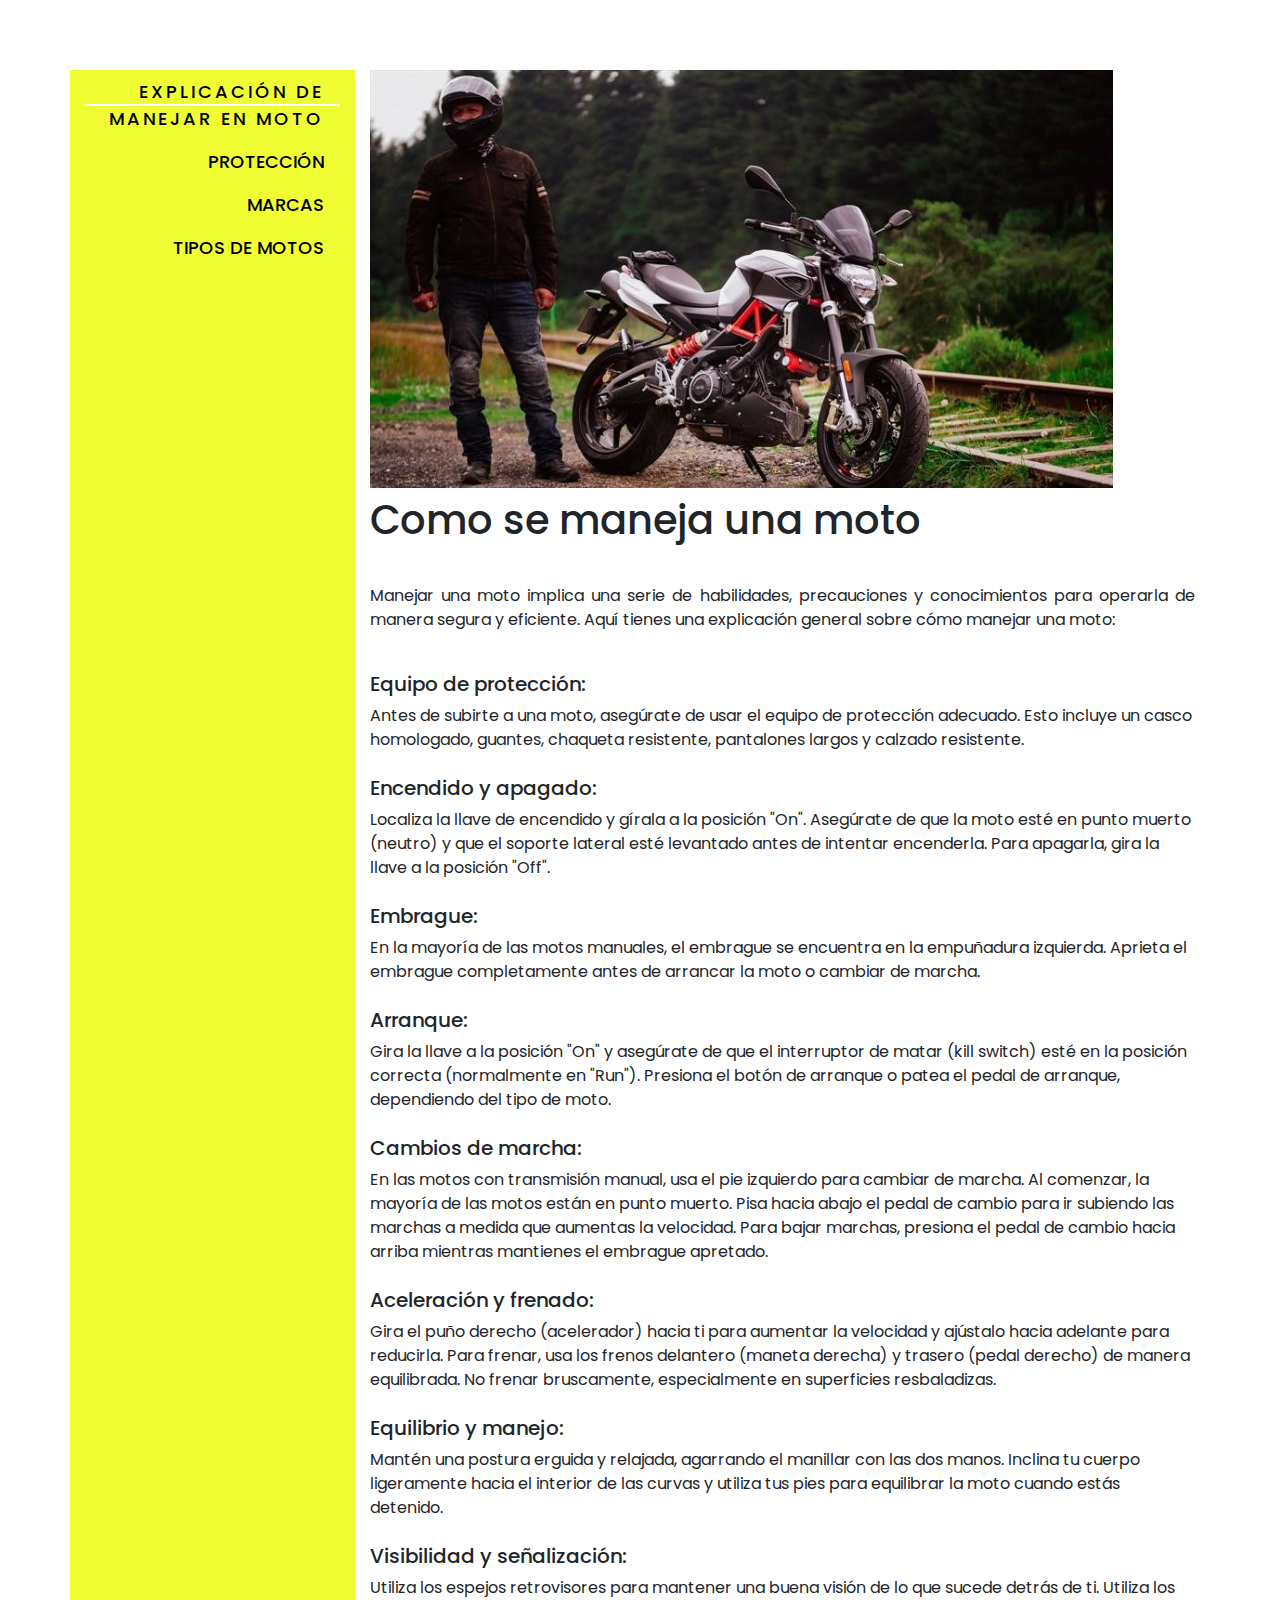
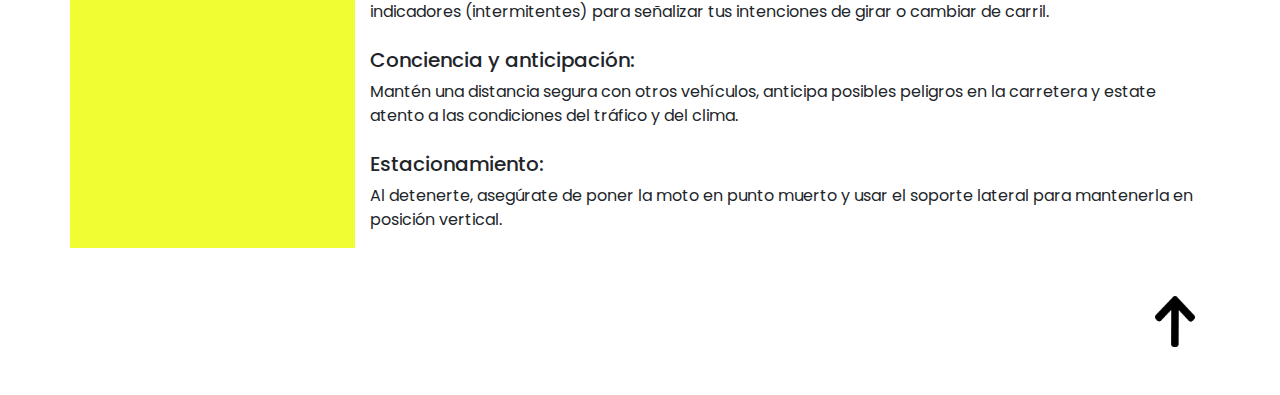
<file: index.html>
<!DOCTYPE html>
<html>
    <head>
        <title>Moto</title>
        <meta charset="utf-8">
        <meta name="viewport" content="width=device-width, initial-scale=1">
        <link href="https://fonts.googleapis.com/css2?family=Poppins:ital,wght@0,100;0,200;0,300;0,400;0,500;0,600;0,700;0,800;0,900;1,100;1,200;1,300;1,400;1,500;1,600;1,700;1,800;1,900&display=swap" rel="stylesheet">
        <link rel="stylesheet" href="https://stackpath.bootstrapcdn.com/bootstrap/4.4.1/css/bootstrap.min.css" integrity="sha384-Vkoo8x4CGsO3+Hhxv8T/Q5PaXtkKtu6ug5TOeNV6gBiFeWPGFN9MuhOf23Q9Ifjh" crossorigin="anonymous">
        <link rel="stylesheet" type="text/css" href="style/style.css">
    </head>
    <body>


        <div class="container">
            <div id="top"></div>
            <div class="row">
                <nav class="col-md-3">
                    <ul class="nav flex-column text-md-right text-sm-center">
                        <li class="nav-item">
                            <a class="nav-link active" href="index.html">
                                Explicación de manejar en moto
                            </a>
                        </li>
                        <li class="nav-item">
                            <a class="nav-link" href="Protección.html">
                                Protección
                            </a>
                        </li>
                        <li class="nav-item">
                            <a class="nav-link" href="Marcas.html">
                                Marcas
                            </a>
                        </li>
                        <li class="nav-item">
                            <a class="nav-link" href="Tipo.html">
                                Tipos de motos
                            </a>
                        </li>
                    </ul>
                </nav>


                <div class="col-md-9 content">
                    <img src= "/img/NAZ_2508003a9a8845d0ae28451e08cc.jpg" alt="Primera_index" width="90%"/>
                    <h1 class="pt-2 pb-2">Como se maneja una moto</h1>
                    
                    <p>
                        <br>
                            Manejar una moto implica una serie de habilidades, precauciones y conocimientos para operarla de manera segura y eficiente. Aquí tienes una explicación general sobre cómo manejar una moto:
                        <br>

                        <br>
                        <h5>Equipo de protección:</h5>
                            Antes de subirte a una moto, asegúrate de usar el equipo de protección adecuado. Esto incluye un casco homologado, guantes, chaqueta resistente, pantalones largos y calzado resistente.
                        <br>

                        <br>
                        <h5>Encendido y apagado:</h5>
                            Localiza la llave de encendido y gírala a la posición "On". Asegúrate de que la moto esté en punto muerto (neutro) y que el soporte lateral esté levantado antes de intentar encenderla. Para apagarla, gira la llave a la posición "Off".
                        <br>

                        <br>
                        <h5>Embrague: </h5>
                            En la mayoría de las motos manuales, el embrague se encuentra en la empuñadura izquierda. Aprieta el embrague completamente antes de arrancar la moto o cambiar de marcha.
                        <br>

                        <br>
                        <h5>Arranque: </h5>
                            Gira la llave a la posición "On" y asegúrate de que el interruptor de matar (kill switch) esté en la posición correcta (normalmente en "Run"). Presiona el botón de arranque o patea el pedal de arranque, dependiendo del tipo de moto.
                        <br>

                        <br>
                        <h5>Cambios de marcha: </h5>
                            En las motos con transmisión manual, usa el pie izquierdo para cambiar de marcha. Al comenzar, la mayoría de las motos están en punto muerto. Pisa hacia abajo el pedal de cambio para ir subiendo las marchas a medida que aumentas la velocidad. Para bajar marchas, presiona el pedal de cambio hacia arriba mientras mantienes el embrague apretado.
                        <br>

                        <br>
                        <h5>Aceleración y frenado: </h5>
                            Gira el puño derecho (acelerador) hacia ti para aumentar la velocidad y ajústalo hacia adelante para reducirla. Para frenar, usa los frenos delantero (maneta derecha) y trasero (pedal derecho) de manera equilibrada. No frenar bruscamente, especialmente en superficies resbaladizas.
                        <br>

                        <br>
                        <h5>Equilibrio y manejo: </h5>
                            Mantén una postura erguida y relajada, agarrando el manillar con las dos manos. Inclina tu cuerpo ligeramente hacia el interior de las curvas y utiliza tus pies para equilibrar la moto cuando estás detenido.
                        <br>

                        <br>
                        <h5>Visibilidad y señalización: </h5>
                            Utiliza los espejos retrovisores para mantener una buena visión de lo que sucede detrás de ti. Utiliza los indicadores (intermitentes) para señalizar tus intenciones de girar o cambiar de carril.
                        <br>

                        <br>
                        <h5>Conciencia y anticipación: </h5>
                            Mantén una distancia segura con otros vehículos, anticipa posibles peligros en la carretera y estate atento a las condiciones del tráfico y del clima.
                        <br>

                        <br>
                        <h5>Estacionamiento:</h5>
                            Al detenerte, asegúrate de poner la moto en punto muerto y usar el soporte lateral para mantenerla en posición vertical.
                        <br>


                    </p>
                </div>

                <div class="col-sm-12 text-sm-center text-md-right text-xs-center pt-5 pb-5">
                    <a href="#top"><img src="/img/back.png" alt="arrow up" width="40px" height="auto" /></a> 
                </div>
            </div>

        </div>
    </body>
</html>
</file>
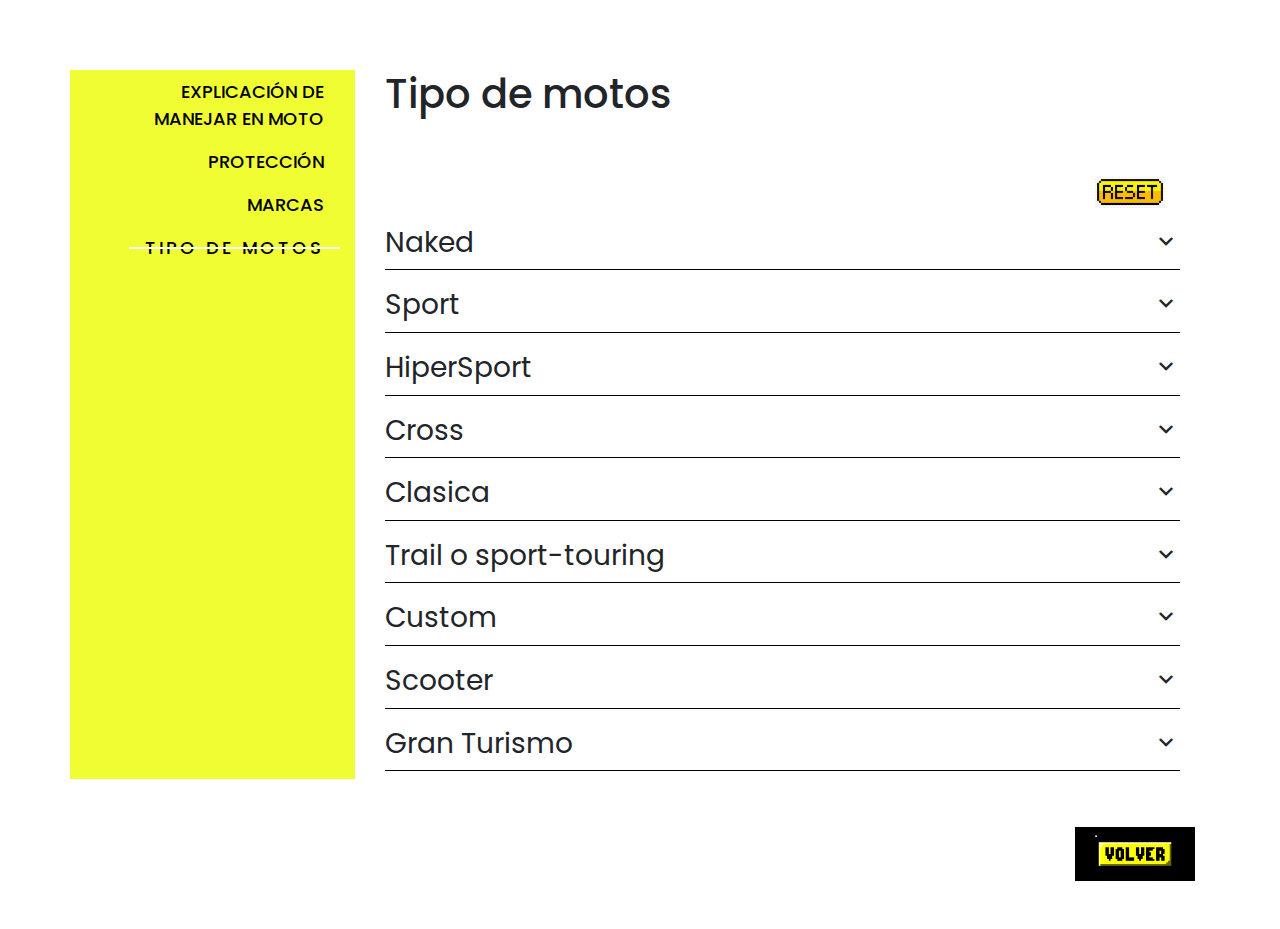
<file: Tipo.html>
<!DOCTYPE html>
<html>
    <head>
        <title>Moto</title>
        <meta charset="utf-8">
        <meta name="viewport" content="width=device-width, initial-scale=1">
        <link href="https://fonts.googleapis.com/icon?family=Material+Icons" rel="stylesheet">
        <link href="https://fonts.googleapis.com/css2?family=Poppins:ital,wght@0,100;0,200;0,300;0,400;0,500;0,600;0,700;0,800;0,900;1,100;1,200;1,300;1,400;1,500;1,600;1,700;1,800;1,900&display=swap" rel="stylesheet">
        <link rel="stylesheet" href="https://stackpath.bootstrapcdn.com/bootstrap/4.4.1/css/bootstrap.min.css" integrity="sha384-Vkoo8x4CGsO3+Hhxv8T/Q5PaXtkKtu6ug5TOeNV6gBiFeWPGFN9MuhOf23Q9Ifjh" crossorigin="anonymous">
        <link rel="stylesheet" type="text/css" href="style/style.css">
    </head>
    <body>
        <div id="top"></div>
        <div class="container">
            <div class="row">
                <nav class="col-md-3">
                    <ul class="nav flex-column text-md-right text-sm-center">
                        <li class="nav-item">
                            <a class="nav-link" href="index.html">
                                Explicación de manejar en moto
                            </a>
                        </li>
                        <li class="nav-item">
                            <a class="nav-link" href="Protección.html">
                                Protección
                            </a>
                        </li>
                        <li class="nav-item">
                            <a class="nav-link" href="Marcas.html">
                                Marcas
                            </a>
                        </li>
                        <li class="nav-item">
                            <a class="nav-link active" href="Tipo.html">
                                Tipo de motos
                            </a>
                            
                        </li>
                    </ul>
                </nav>
                <div class="col-md-9 content">
                    <div class="container">

                        <h1 class="pb-5 ">Tipo de motos</h1>

                        <div class="col-sm-12 text-sm-right text-md-right pt-0 pb-0">
                            <h3 class="arrow" data-toggle="collapse" href="#Nd,#Sp,#Hs,#Cr,#Cl,#Tr,#Cu,#Sc,#Gt" role="button" aria-expanded="false">
                                <img src="/img/Volver.jpg" alt="arrow up" width="70px" > </h3>
                                <p class="collapse" id="Nd,Sp,Hp,Cr,Cl,Tr,Cu,Sc,Gt">
                        </div>
                        
                        <h3 class="collapse-but collapsed" data-toggle="collapse" href="#Nd" role="button" aria-expanded="false" > Naked </h3>
                        <p class="collapse" id="Nd">
                            <br>
                            Son motocicletas de carretera que no tienen carenado, por lo que el motor está “desnudo” (naked en inglés significa desnudo). El motor a la vista es parte de la estética en este modelo de motos. Son motos polivalentes, ya que sirven para la ciudad, el off road y los circuitos para los amantes de las curvas. Permiten sentir la mecánica de la moto y sus sensaciones. Existen desde cilindradas bajas hasta más altas. Carecen de protección aerodinámica.
                            <br><br>
                        <img src="/img/Img_Deportivas/Naked-honda-cb-1000r-vermelho.jpg" alt="" width="50%"/>
                        </p>


                        <h3 class="collapse-but collapsed" data-toggle="collapse" href="#Sp" role="button" aria-expanded="false"> Sport </h3>
                        <p class="collapse" id="Sp">
                            <br>
                            Tienen un aspecto similar a las motos de carreras tipo MotoGP o superbikes. Las Deportivas son motos para un uso por carretera con un motor de altas prestaciones, frenos potentes y un peso ligero. Incorporan un carenado completo, con una posición de conducción deportiva, agachada y ligeramente forzada.
                            <br><br>
                        <img src="/img/Img_Deportivas/Sport-2023-Yamaha-YZF-R7-5.jpg" alt="" width="50%"/>
                        </p>


                        <h3 class="collapse-but collapsed" data-toggle="collapse" href="#Hs" role="button" aria-expanded="false"> HiperSport </h3>
                        <p class="collapse" id="Hs">
                            <br>
                            Tienen un aspecto similar a las motos de carreras tipo MotoGP o superbikes. Las Deportivas son motos para un uso por carretera con un motor de altas prestaciones, frenos potentes y un peso ligero. Incorporan un carenado completo, con una posición de conducción deportiva, agachada y ligeramente forzada.
                            <br><br>
                        <img src="/img/Img_Deportivas/HiperSport-Kawasaki-Ninja-H2R.jpg" alt="" width="50%"/>
                        </p>


                        <h3 class="collapse-but collapsed" data-toggle="collapse" href="#Cr" role="button" aria-expanded="false"> Cross </h3>
                        <p class="collapse" id="Cr">
                            <br>
                            Son para competición en motocross. Existen de dos y cuatro tiempos. Las de dos tiempos son más baratas y más fáciles de mantener. Las de cuatro tiempos van mejor y son más fáciles de pilotar. Este tipo de moto se usa en circuitos off road, terrenos pedregosos y de tierra, con rampas y caídas que proponen la dificultad y adrenalina de este deporte.
                            <br><br>
                        <img src="/img/Img_Deportivas/Cross.jpg" alt="" width="50%"/>
                        </p>


                        <h3 class="collapse-but collapsed" data-toggle="collapse" href="#Cl" role="button" aria-expanded="false"> Clasica </h3>
                        <p class="collapse" id="Cl">
                            <br>
                            Se considera que una moto es clásica cuando tiene una antigüedad por lo menos de 30 años, antes del último cambio de la legislación al respecto, se consideraba moto clásica a partir de los 25 años.
                            <br><br>
                        <img src="/img/Img_Deportivas/Clasica.jpg" alt="" width="50%"/>
                        </p>


                        <h3 class="collapse-but collapsed" data-toggle="collapse" href="#Tr" role="button" aria-expanded="false"> Trail o sport-touring </h3>
                        <p class="collapse" id="Tr">
                            <br>
                            Pues bien, con ese término se identifica un tipo de motocicletas polivalentes que son ágiles y manejables para recorrer espacios fuera del asfalto, como caminos, senderos y pistas forestales, y a su vez son versátiles y turísticas en recorridos por carretera. 
                            <br><br>
                        <img src="/img/Img_Deportivas/2019-Yamaha-Tracer-900-First-Loo.jpg" alt="" width="50%"/>
                        </p>


                        <h3 class="collapse-but collapsed" data-toggle="collapse" href="#Cu" role="button" aria-expanded="false"> Custom </h3>
                        <p class="collapse" id="Cu">
                            <br>
                            Nos referimos en especial a un tipo de vehículo que posee determinadas características: motocicletas de crucero con aire clásico, sabor a los años 50 y 60, con motor en ve, sin guardabarros delantero y manillar “cuelgamonos”.
                            <br><br>
                        <img src="/img/Img_Deportivas/Custom.jpg" alt="" width="50%"/>
                        </p>


                        <h3 class="collapse-but collapsed" data-toggle="collapse" href="#Sc" role="button" aria-expanded="false"> Scooter </h3>
                        <p class="collapse" id="Sc">
                            <br>
                                Es uno de los tipos de motos más ideales para la ciudad. Son motos ligeras, diseñadas para tener una experiencia de manejo cómoda y sencilla y cuentan con transmisión automática. El carenado oculta la mayor parte de la mecánica. Son livianas, poseen protección aerodinámica y consumen poca gasolina. Tienen buena potencia para hacer recorridos urbanos. Poseen espacio de almacenamiento o baúl. Como contrapartida, tienen ruedas pequeñas y la suspensión es menor que en otras motos.
                            </br>

                            <br>
                                Los maxiscooters son una adaptación para hacer recorridos más largos, que llegan a cilindradas de 800 cm3.
                            </br>

                            <br>
                                Los ciclomotores no son considerados motores porque estos parientes menores del scooter no superan los 45 km/h. Sin embargo, siempre pueden ser una buena opción para iniciarse en el mundo del manejo en dos ruedas.
                            </br><br>
                            <img src="/img/Img_Deportivas/Scooter.jpg" alt="" width="50%"/>
                        </p>


                        <h3 class="collapse-but collapsed" data-toggle="collapse" href="#Gt" role="button" aria-expanded="false"> Gran Turismo </h3>
                        <p class="collapse" id="Gt">
                            <br>
                            El mototurismo engloba aquellas actividades recreativas consistentes en viajar en moto y en la que no es tan importante el destino como el viaje en sí mismo.El mototurismo engloba aquellas actividades recreativas consistentes en viajar en moto y en la que no es tan importante el destino como el viaje en sí mismo.
                            <br>

                            <br>
                            Una motocicleta de turismo es un tipo de motocicleta diseñada específicamente para realizar viajes largos.Una motocicleta de turismo es un tipo de motocicleta diseñada específicamente para realizar viajes largos.
                            <br><br>
                        <img src="/img/Img_Deportivas/Turismo.jpg" alt="" width="50%"/>
                        </p>

                    </div>
                </div>




                <div class="col-sm-12 text-sm-center text-md-right pt-5 pb-5">
                    <a class="arrow" href="#top"><img src="/img/back.jpg" alt="arrow up" width="120px" height="auto" /></a> 
                </div>
            </div>
        </div>
        <script src="https://code.jquery.com/jquery-3.3.1.slim.min.js" integrity="sha384-q8i/X+965DzO0rT7abK41JStQIAqVgRVzpbzo5smXKp4YfRvH+8abtTE1Pi6jizo" crossorigin="anonymous"></script>
        <script src="https://cdnjs.cloudflare.com/ajax/libs/popper.js/1.14.7/umd/popper.min.js" integrity="sha384-UO2eT0CpHqdSJQ6hJty5KVphtPhzWj9WO1clHTMGa3JDZwrnQq4sF86dIHNDz0W1" crossorigin="anonymous"></script>
        <script src="https://stackpath.bootstrapcdn.com/bootstrap/4.3.1/js/bootstrap.min.js" integrity="sha384-JjSmVgyd0p3pXB1rRibZUAYoIIy6OrQ6VrjIEaFf/nJGzIxFDsf4x0xIM+B07jRM" crossorigin="anonymous"></script>
    </body>
</html>
</file>
<file: style/style.css>
body {
  top: 70px;
  bottom: 70px;
  position: relative;
  font-family: "Poppins", sans-serif;
}

#top {
  position: absolute;
  width: 100%;
  top: -70px;
}

h3 {
  font-weight: 400;
}

p {
  text-align: justify;
}

.list, .moto-list {
  border-width: 10px;
  border-style: solid;
  padding: 50px;
}

.moto-list {
  border-color: #7198A0;
}

.collapse-but {
  border-bottom: 1px solid black;
  padding: 10px 0;
  cursor: pointer;
}
.collapse-but:after {
  float: right;
  font-family: "Material Icons";
  content: "\e316";
}
.collapse-but.collapsed:after {
  float: right;
  font-family: "Material Icons";
  content: "\e313";
}

nav {
  background-color: rgb(240, 253, 51);
}
nav .nav-link {
  width: -moz-fit-content;
  width: fit-content;
  float: right;
  position: relative;
  color: #000000;
  font-size: 18px;
  font-weight: 500;
  text-transform: uppercase;
  transition: letter-spacing 1s;
}
nav .nav-link:hover {
  text-decoration: none;
  color: #000000;
  letter-spacing: 3px;
}
nav .nav-link.active {
  letter-spacing: 3px;
}
nav .nav-link.active:after {
  border-bottom: 2px solid white;
  content: "";
  position: absolute;
  margin-top: -1px;
  left: 0;
  right: 0;
  top: 50%;
  animation-name: line;
  animation-duration: 1s;
}

@media (max-width: 767px) {
  body {
    top: 0px;
  }
  .nav {
    text-align: center;
    padding: 30px 0;
  }
  .nav-item {
    margin: 0 auto;
  }
  .text-xs-center {
    text-align: center;
  }
  .content {
    padding-top: 30px;
  }
}
@keyframes line {
  0% {
    width: 0;
  }
  100% {
    width: 100%;
  }
}/*# sourceMappingURL=style.css.map */
</file>
